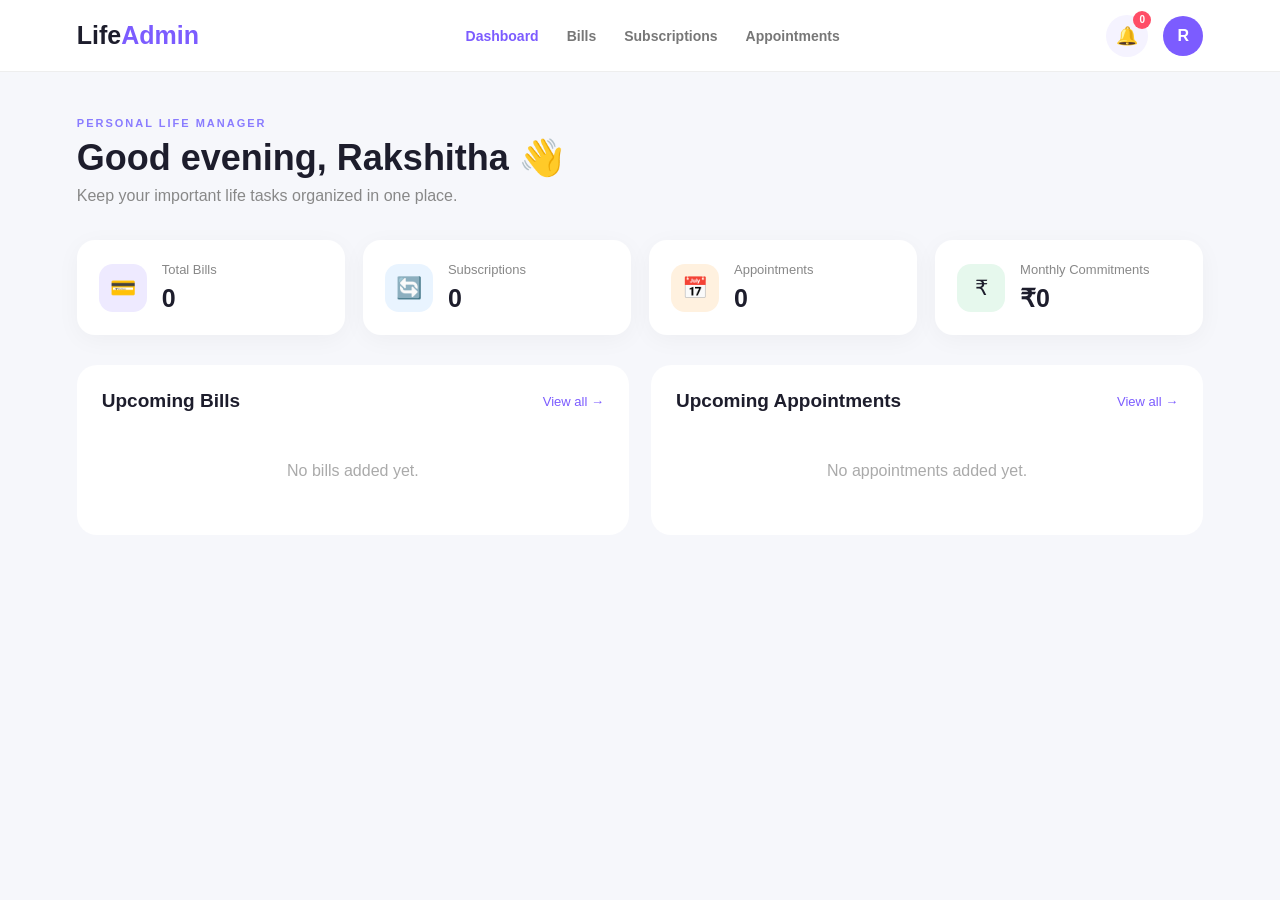
<file: index.html>
<!DOCTYPE html>
<html lang="en">
<head>
    <meta charset="UTF-8">
    <meta name="viewport" content="width=device-width, initial-scale=1.0">
    <title>LifeAdmin - Dashboard</title>
    <link rel="icon" type="image/png" href="icons/icon-192.png">
<link rel="stylesheet" href="style.css">
<link rel="manifest" href="manifest.json">

<meta name="theme-color" content="#7c5cff">
</head>

<body>

<header class="navbar">
    <div class="logo">Life<span>Admin</span></div>

    <nav>
        <a href="index.html" class="active">Dashboard</a>
        <a href="bills.html">Bills</a>
        <a href="subscriptions.html">Subscriptions</a>
        <a href="appointments.html">Appointments</a>
    </nav>
	<div class="nav-right">

    <button class="notification-btn" onclick="toggleNotifications()">
        🔔
        <span id="notificationCount">0</span>
    </button>

    <div id="notificationPanel" class="notification-panel">

        <div class="notification-header">
            <h3>Notifications</h3>
            <button onclick="markAllRead()">Mark all read</button>
        </div>

        <div id="notificationList">
            <p class="empty">No notifications</p>
        </div>

    </div>

    <div class="profile">R</div>

</div>
    
</header>


<main class="container">

    <section class="welcome">
        <div>
            <p class="small-text">PERSONAL LIFE MANAGER</p>
            <h1>Good evening, Rakshitha 👋</h1>
            <p>Keep your important life tasks organized in one place.</p>
        </div>
    </section>


    <section class="stats">

        <div class="stat-card">
            <div class="icon purple">💳</div>
            <div>
                <p>Total Bills</p>
                <h2 id="billCount">0</h2>
            </div>
        </div>

        <div class="stat-card">
            <div class="icon blue">🔄</div>
            <div>
                <p>Subscriptions</p>
                <h2 id="subscriptionCount">0</h2>
            </div>
        </div>

        <div class="stat-card">
            <div class="icon orange">📅</div>
            <div>
                <p>Appointments</p>
                <h2 id="appointmentCount">0</h2>
            </div>
        </div>

        <div class="stat-card">
            <div class="icon green">₹</div>
            <div>
                <p>Monthly Commitments</p>
                <h2 id="monthlyTotal">₹0</h2>
            </div>
        </div>

    </section>


    <section class="dashboard-grid">

        <div class="dashboard-card">
            <div class="card-header">
                <h2>Upcoming Bills</h2>
                <a href="bills.html">View all →</a>
            </div>

            <div id="dashboardBills" class="items">
                <p class="empty">No bills added yet.</p>
            </div>
        </div>


        <div class="dashboard-card">
            <div class="card-header">
                <h2>Upcoming Appointments</h2>
                <a href="appointments.html">View all →</a>
            </div>

            <div id="dashboardAppointments" class="items">
                <p class="empty">No appointments added yet.</p>
            </div>
        </div>

    </section>

</main>
<div id="popupContainer"></div>
<script src="script.js"></script>

</body>
</html>
</file>
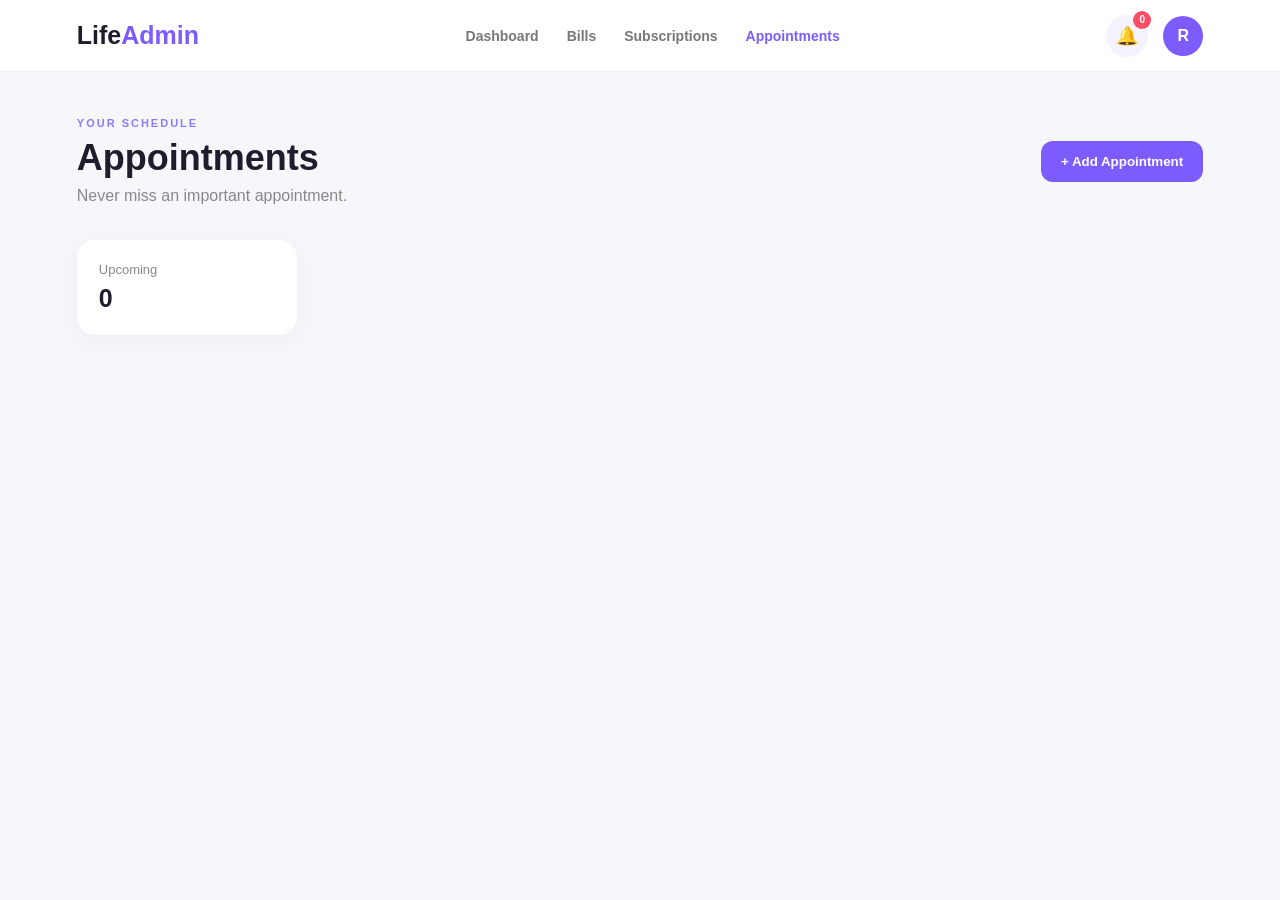
<file: appointments.html>
<!DOCTYPE html>
<html lang="en">

<head>

    <meta charset="UTF-8">

    <meta
        name="viewport"
        content="width=device-width, initial-scale=1.0">

    <title>
        LifeAdmin - Appointments
    </title>

   <link rel="icon" type="image/png" href="icons/icon-192.png">

<link rel="manifest" href="manifest.json">
<link rel="stylesheet" href="style.css">

<meta name="theme-color" content="#7c5cff">


</head>


<body>


<header class="navbar">


    <div class="logo">
        Life<span>Admin</span>
    </div>



    <nav>

        <a href="index.html">
            Dashboard
        </a>

        <a href="bills.html">
            Bills
        </a>

        <a href="subscriptions.html">
            Subscriptions
        </a>

        <a
            href="appointments.html"
            class="active">

            Appointments

        </a>

    </nav>

<div class="nav-right">

    <button class="notification-btn" onclick="toggleNotifications()">
        🔔
        <span id="notificationCount">0</span>
    </button>

    <div id="notificationPanel" class="notification-panel">

        <div class="notification-header">
            <h3>Notifications</h3>
            <button onclick="markAllRead()">Mark all read</button>
        </div>

        <div id="notificationList">
            <p class="empty">No notifications</p>
        </div>

    </div>

    <div class="profile">R</div>

</div>

       </div>


</header>



<main class="container">


    <div class="page-heading">


        <div>

            <p class="small-text">
                YOUR SCHEDULE
            </p>

            <h1>
                Appointments
            </h1>

            <p>
                Never miss an important appointment.
            </p>

        </div>



        <button
            class="primary-btn"
            onclick="openModal('appointmentModal')">

            + Add Appointment

        </button>


    </div>



    <section class="summary-row">


        <div class="mini-card">

            <p>
                Upcoming
            </p>

            <h2 id="appointmentTotal">
                0
            </h2>

        </div>


    </section>



    <section
        id="appointmentList"
        class="card-grid">

    </section>


</main>



<!-- MODAL -->


<div
    id="appointmentModal"
    class="modal">


    <div class="modal-content">


        <div class="modal-header">

            <h2>
                Add Appointment
            </h2>

            <button
                onclick="closeModal('appointmentModal')">

                ×

            </button>

        </div>



        <form
            id="appointmentForm">


            <label>
                Appointment Title
            </label>


            <input
                type="text"
                id="appointmentName"
                placeholder="Doctor Appointment"
                required>



            <label>
                Date
            </label>


            <input
                type="date"
                id="appointmentDate"
                required>



            <label>
                Time
            </label>


            <input
                type="time"
                id="appointmentTime"
                required>



            <label>
                Location
            </label>


            <input
                type="text"
                id="appointmentLocation"
                placeholder="City Hospital">



            <label>
                Notes
            </label>


            <textarea
                id="appointmentNotes"
                placeholder="Add some notes...">
            </textarea>



            <button
                type="submit"
                class="primary-btn full">

                Add Appointment

            </button>


        </form>


    </div>

</div>


<div id="popupContainer"></div>
<script src="script.js"></script>


</body>

</html>
</file>
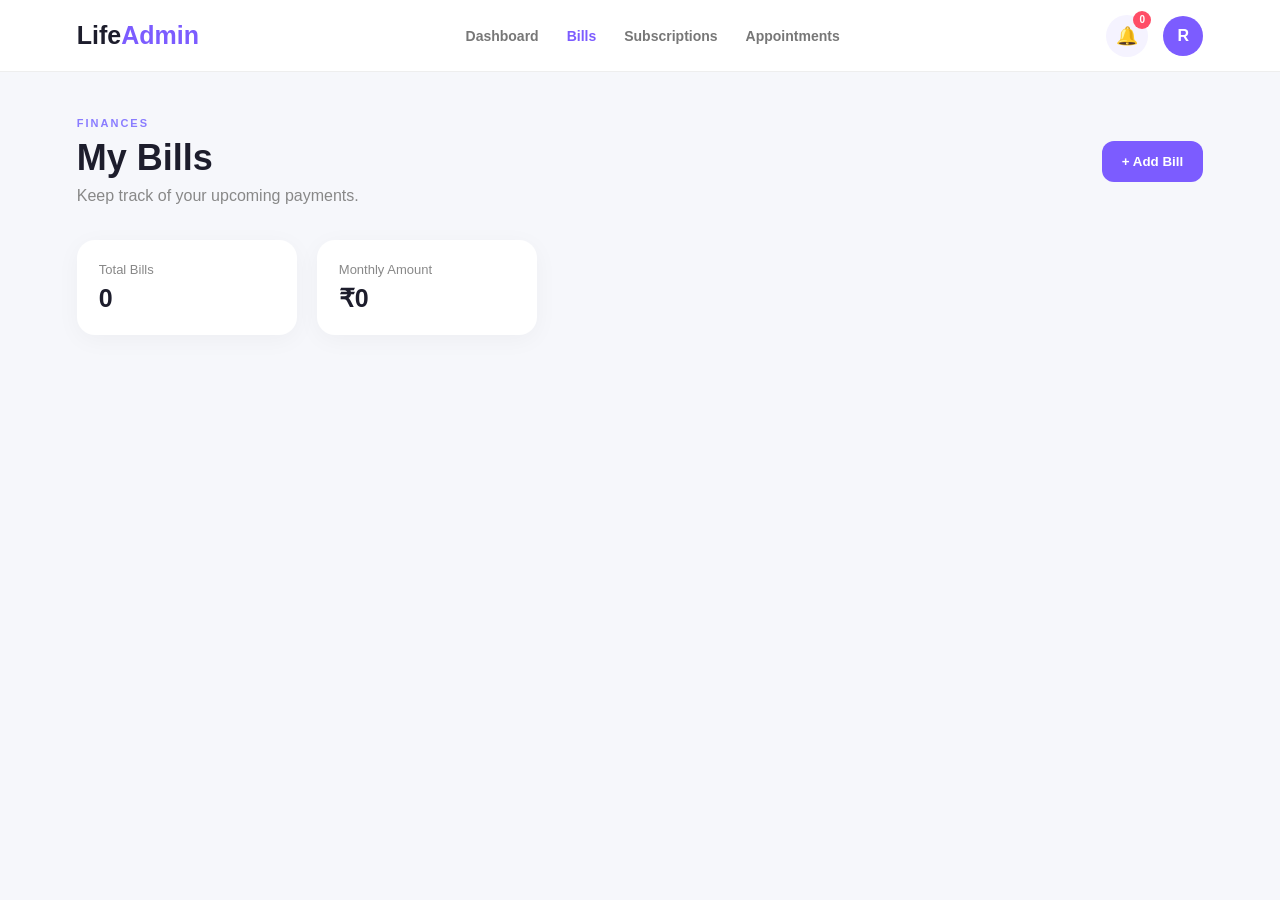
<file: bills.html>
<!DOCTYPE html>
<html lang="en">
<head>
    <meta charset="UTF-8">
    <meta name="viewport" content="width=device-width, initial-scale=1.0">

    <title>LifeAdmin - Bills</title>

    <link rel="icon" type="image/png" href="icons/icon-192.png">
	<link rel="stylesheet" href="style.css">

<link rel="manifest" href="manifest.json">

<meta name="theme-color" content="#7c5cff">
</head>

<body>

<header class="navbar">

    <div class="logo">Life<span>Admin</span></div>

    <nav>
        <a href="index.html">Dashboard</a>
        <a href="bills.html" class="active">Bills</a>
        <a href="subscriptions.html">Subscriptions</a>
        <a href="appointments.html">Appointments</a>
    </nav>

    <div class="nav-right">

    <button class="notification-btn" onclick="toggleNotifications()">
        🔔
        <span id="notificationCount">0</span>
    </button>

    <div id="notificationPanel" class="notification-panel">

        <div class="notification-header">
            <h3>Notifications</h3>
            <button onclick="markAllRead()">Mark all read</button>
        </div>

        <div id="notificationList">
            <p class="empty">No notifications</p>
        </div>

    </div>

    <div class="profile">R</div>

</div>

</header>


<main class="container">

    <div class="page-heading">

        <div>
            <p class="small-text">FINANCES</p>
            <h1>My Bills</h1>
            <p>Keep track of your upcoming payments.</p>
        </div>

        <button class="primary-btn" onclick="openModal('billModal')">
            + Add Bill
        </button>

    </div>


    <section class="summary-row">

        <div class="mini-card">
            <p>Total Bills</p>
            <h2 id="billTotal">0</h2>
        </div>

        <div class="mini-card">
            <p>Monthly Amount</p>
            <h2 id="billAmount">₹0</h2>
        </div>

    </section>


    <section id="billList" class="card-grid">

    </section>

</main>


<!-- ADD BILL MODAL -->

<div id="billModal" class="modal">

    <div class="modal-content">

        <div class="modal-header">
            <h2>Add New Bill</h2>
            <button onclick="closeModal('billModal')">×</button>
        </div>

        <form id="billForm">

            <label>Bill Name</label>
            <input type="text" id="billName" placeholder="Electricity" required>

            <label>Amount</label>
            <input type="number" id="billPrice" placeholder="1200" required>

            <label>Due Date</label>
            <input type="date" id="billDate" required>

            <label>Category</label>

            <select id="billCategory">

                <option>Electricity</option>
                <option>Internet</option>
                <option>Mobile</option>
                <option>Water</option>
                <option>Rent</option>
                <option>Other</option>

            </select>

            <label>Payment Frequency</label>

            <select id="billFrequency">

                <option>Monthly</option>
                <option>Yearly</option>
                <option>One Time</option>

            </select>

            <button type="submit" class="primary-btn full">
                Add Bill
            </button>

        </form>

    </div>

</div>

<div id="popupContainer"></div>
<script src="script.js"></script>

</body>
</html>
</file>
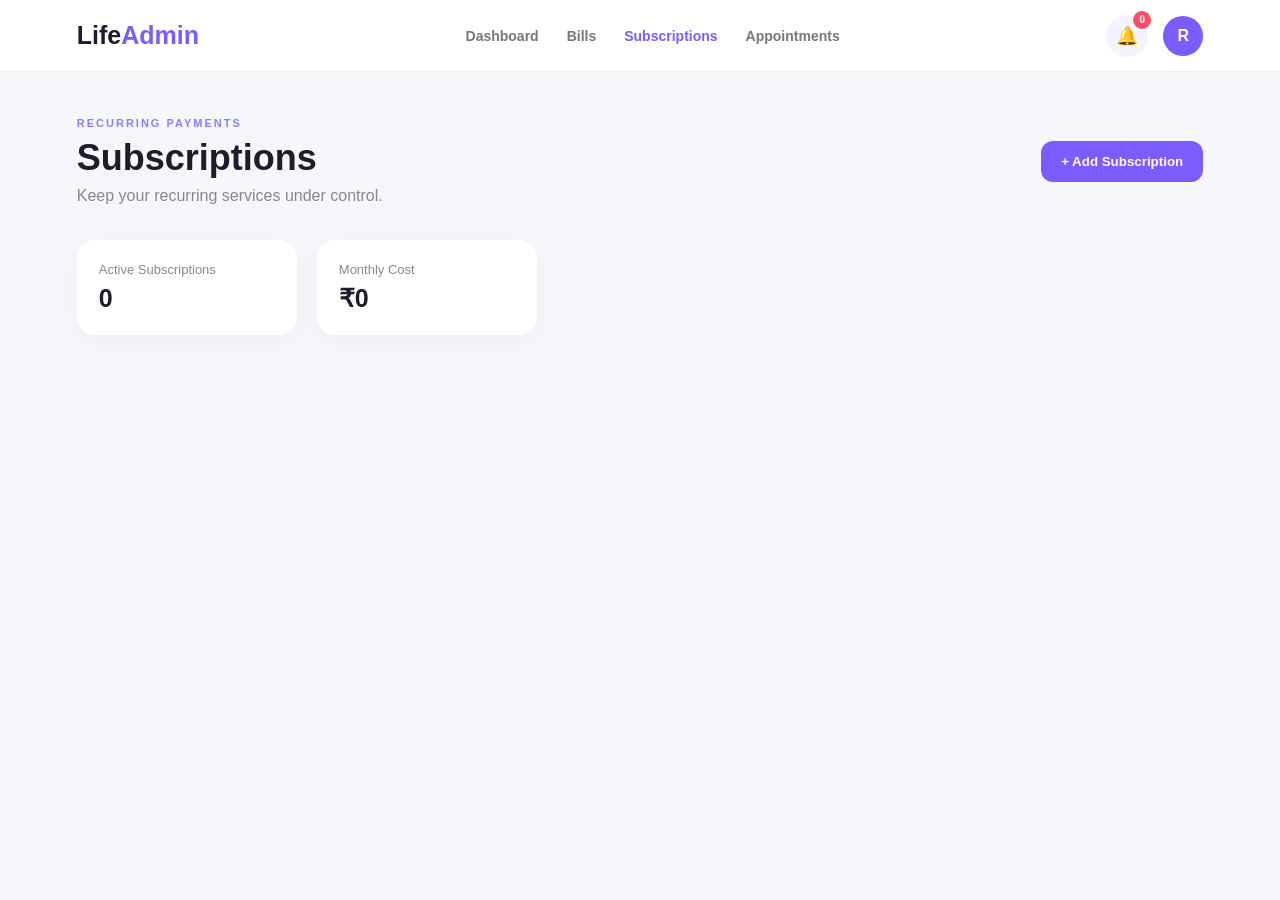
<file: subscriptions.html>
<!DOCTYPE html>
<html lang="en">

<head>

    <meta charset="UTF-8">

    <meta name="viewport"
          content="width=device-width, initial-scale=1.0">

    <title>LifeAdmin - Subscriptions</title>

   <link rel="icon" type="image/png" href="icons/icon-192.png">
<link rel="stylesheet" href="style.css">

<link rel="manifest" href="manifest.json">

<meta name="theme-color" content="#7c5cff">


</head>


<body>


<header class="navbar">

    <div class="logo">
        Life<span>Admin</span>
    </div>


    <nav>

        <a href="index.html">
            Dashboard
        </a>

        <a href="bills.html">
            Bills
        </a>

        <a href="subscriptions.html"
           class="active">
            Subscriptions
        </a>

        <a href="appointments.html">
            Appointments
        </a>

    </nav>
<div class="nav-right">

    <button class="notification-btn" onclick="toggleNotifications()">
        🔔
        <span id="notificationCount">0</span>
    </button>

    <div id="notificationPanel" class="notification-panel">

        <div class="notification-header">
            <h3>Notifications</h3>
            <button onclick="markAllRead()">Mark all read</button>
        </div>

        <div id="notificationList">
            <p class="empty">No notifications</p>
        </div>

    </div>

    <div class="profile">R</div>

</div>

       </div>

</header>



<main class="container">


    <div class="page-heading">

        <div>

            <p class="small-text">
                RECURRING PAYMENTS
            </p>

            <h1>
                Subscriptions
            </h1>

            <p>
                Keep your recurring services under control.
            </p>

        </div>


        <button
            class="primary-btn"
            onclick="openModal('subscriptionModal')">

            + Add Subscription

        </button>

    </div>



    <section class="summary-row">


        <div class="mini-card">

            <p>
                Active Subscriptions
            </p>

            <h2 id="subscriptionTotal">
                0
            </h2>

        </div>



        <div class="mini-card">

            <p>
                Monthly Cost
            </p>

            <h2 id="subscriptionAmount">
                ₹0
            </h2>

        </div>


    </section>



    <section
        id="subscriptionList"
        class="card-grid">

    </section>


</main>



<!-- MODAL -->


<div
    id="subscriptionModal"
    class="modal">


    <div class="modal-content">


        <div class="modal-header">

            <h2>
                Add Subscription
            </h2>

            <button
                onclick="closeModal('subscriptionModal')">

                ×

            </button>

        </div>



        <form id="subscriptionForm">


            <label>
                Service Name
            </label>

            <input
                type="text"
                id="subscriptionName"
                placeholder="Netflix"
                required>



            <label>
                Monthly Price
            </label>

            <input
                type="number"
                id="subscriptionPrice"
                placeholder="649"
                required>



            <label>
                Renewal Date
            </label>

            <input
                type="date"
                id="subscriptionDate"
                required>



            <label>
                Category
            </label>


            <select
                id="subscriptionCategory">

                <option>
                    Entertainment
                </option>

                <option>
                    Music
                </option>

                <option>
                    Cloud Storage
                </option>

                <option>
                    Software
                </option>

                <option>
                    Fitness
                </option>

                <option>
                    Other
                </option>

            </select>



            <button
                type="submit"
                class="primary-btn full">

                Add Subscription

            </button>


        </form>


    </div>

</div>


<div id="popupContainer"></div>
<script src="script.js"></script>


</body>

</html>
</file>
<file: style.css>
* {
    margin: 0;
    padding: 0;
    box-sizing: border-box;
}


body {

    font-family: Arial, sans-serif;

    background: #f6f7fb;

    color: #1d1d2c;

}


.navbar {

    height: 72px;

    background: white;

    display: flex;

    align-items: center;

    justify-content: space-between;

    padding: 0 6%;

    border-bottom: 1px solid #eeeeee;

}


.logo {

    font-size: 25px;

    font-weight: 700;

}


.logo span {

    color: #7c5cff;

}


nav {

    display: flex;

    gap: 28px;

}


nav a {

    text-decoration: none;

    color: #777;

    font-size: 14px;

    font-weight: 600;

}


nav a:hover,
nav a.active {

    color: #7c5cff;

}


.profile {

    width: 40px;

    height: 40px;

    border-radius: 50%;

    background: #7c5cff;

    color: white;

    display: flex;

    align-items: center;

    justify-content: center;

    font-weight: bold;

}


.container {

    width: 88%;

    max-width: 1250px;

    margin: 45px auto;

}


.welcome {

    margin-bottom: 35px;

}


.small-text {

    font-size: 11px;

    color: #8a7cff;

    font-weight: bold;

    letter-spacing: 2px;

    margin-bottom: 8px;

}


h1 {

    font-size: 36px;

    margin-bottom: 8px;

}


.welcome p:last-child,
.page-heading p:last-child {

    color: #888;

}


.stats {

    display: grid;

    grid-template-columns: repeat(4, 1fr);

    gap: 18px;

    margin-bottom: 30px;

}


.stat-card,
.mini-card {

    background: white;

    border-radius: 18px;

    padding: 22px;

    box-shadow: 0 5px 25px rgba(0,0,0,.04);

}


.stat-card {

    display: flex;

    align-items: center;

    gap: 15px;

}


.stat-card p,
.mini-card p {

    color: #888;

    font-size: 13px;

    margin-bottom: 7px;

}


.stat-card h2,
.mini-card h2 {

    font-size: 25px;

}


.icon {

    width: 48px;

    height: 48px;

    border-radius: 14px;

    display: flex;

    align-items: center;

    justify-content: center;

    font-size: 21px;

}


.purple {
    background: #eeeaff;
}


.blue {
    background: #e9f4ff;
}


.orange {
    background: #fff1df;
}


.green {
    background: #e6f8ed;
}


.dashboard-grid {

    display: grid;

    grid-template-columns: 1fr 1fr;

    gap: 22px;

}


.dashboard-card {

    background: white;

    padding: 25px;

    border-radius: 20px;

}


.card-header {

    display: flex;

    justify-content: space-between;

    align-items: center;

    margin-bottom: 20px;

}


.card-header h2 {

    font-size: 19px;

}


.card-header a {

    color: #7c5cff;

    text-decoration: none;

    font-size: 13px;

}


.page-heading {

    display: flex;

    justify-content: space-between;

    align-items: center;

    margin-bottom: 35px;

}


.primary-btn {

    background: #7c5cff;

    color: white;

    border: none;

    padding: 13px 20px;

    border-radius: 12px;

    cursor: pointer;

    font-weight: 600;

}


.primary-btn:hover {

    background: #6848ed;

}


.full {

    width: 100%;

    margin-top: 15px;

}


.summary-row {

    display: flex;

    gap: 20px;

    margin-bottom: 25px;

}


.mini-card {

    min-width: 220px;

}


.card-grid {

    display: grid;

    grid-template-columns: repeat(3, 1fr);

    gap: 20px;

}


.item-card {

    background: white;

    border-radius: 20px;

    padding: 22px;

    position: relative;

    box-shadow: 0 5px 25px rgba(0,0,0,.04);

}


.item-top {

    display: flex;

    justify-content: space-between;

    align-items: center;

    margin-bottom: 20px;

}


.item-icon {

    width: 48px;

    height: 48px;

    border-radius: 14px;

    background: #f0edff;

    display: flex;

    align-items: center;

    justify-content: center;

    font-size: 22px;

}


.item-card h3 {

    margin-bottom: 8px;

}


.item-card p {

    color: #888;

    font-size: 13px;

    margin-bottom: 8px;

}


.price {

    font-size: 22px;

    font-weight: bold;

    margin: 15px 0;

}


.badge {

    display: inline-block;

    padding: 6px 10px;

    background: #eeeaff;

    color: #6c4ee8;

    border-radius: 20px;

    font-size: 11px;

    font-weight: bold;

}


.delete-btn {

    border: none;

    background: #fff0f0;

    color: #e05252;

    padding: 7px 10px;

    border-radius: 8px;

    cursor: pointer;

}


.empty {

    color: #aaa;

    text-align: center;

    padding: 30px 10px;

}


.modal {

    display: none;

    position: fixed;

    inset: 0;

    background: rgba(0,0,0,.45);

    align-items: center;

    justify-content: center;

    z-index: 100;

}


.modal-content {

    width: 450px;

    max-width: 92%;

    background: white;

    border-radius: 22px;

    padding: 28px;

    max-height: 90vh;

    overflow-y: auto;

}


.modal-header {

    display: flex;

    justify-content: space-between;

    align-items: center;

    margin-bottom: 25px;

}


.modal-header button {

    border: none;

    background: #f2f2f2;

    width: 32px;

    height: 32px;

    border-radius: 50%;

    font-size: 20px;

    cursor: pointer;

}


form {

    display: flex;

    flex-direction: column;

}


form label {

    font-size: 13px;

    font-weight: bold;

    margin: 12px 0 7px;

}


form input,
form select,
form textarea {

    border: 1px solid #ddd;

    border-radius: 10px;

    padding: 12px;

    font-size: 14px;

    outline: none;

}


form input:focus,
form select:focus,
form textarea:focus {

    border-color: #7c5cff;

}


textarea {

    min-height: 80px;

    resize: vertical;

}


@media (max-width: 900px) {

    .stats {

        grid-template-columns: repeat(2, 1fr);

    }

    .card-grid {

        grid-template-columns: repeat(2, 1fr);

    }

}


@media (max-width: 650px) {

    .navbar {

        padding: 0 20px;

    }

    nav {

        display: none;

    }

    .container {

        width: 92%;

    }

    h1 {

        font-size: 28px;

    }

    .stats,
    .dashboard-grid,
    .card-grid {

        grid-template-columns: 1fr;

    }

    .page-heading {

        align-items: flex-start;

        flex-direction: column;

        gap: 20px;

    }

    .summary-row {

        flex-direction: column;

    }

}
/* ============================= */
/* NOTIFICATION SYSTEM */
/* ============================= */

.nav-right {
    display: flex;
    align-items: center;
    gap: 15px;
    position: relative;
}

.notification-btn {
    position: relative;
    border: none;
    background: #f5f3ff;
    width: 42px;
    height: 42px;
    border-radius: 50%;
    cursor: pointer;
    font-size: 18px;
}

.notification-btn span {
    position: absolute;
    top: -4px;
    right: -3px;
    min-width: 18px;
    height: 18px;
    padding: 2px 5px;
    background: #ff4d67;
    color: white;
    border-radius: 20px;
    font-size: 10px;
    font-weight: bold;

    display: flex;
    align-items: center;
    justify-content: center;
}

.notification-panel {
    display: none;
    position: absolute;
    top: 55px;
    right: 55px;
    width: 360px;
    background: white;
    border-radius: 18px;
    box-shadow: 0 15px 45px rgba(0,0,0,0.15);
    z-index: 1000;
    overflow: hidden;
}

.notification-header {
    display: flex;
    align-items: center;
    justify-content: space-between;
    padding: 18px;
    border-bottom: 1px solid #eee;
}

.notification-header h3 {
    font-size: 17px;
}

.notification-header button {
    border: none;
    background: none;
    color: #7c5cff;
    cursor: pointer;
    font-size: 12px;
}

.notification {
    display: flex;
    gap: 12px;
    padding: 16px;
    border-bottom: 1px solid #f1f1f1;
}

.notification:hover {
    background: #faf9ff;
}

.notification-icon {
    width: 40px;
    height: 40px;
    border-radius: 12px;
    background: #f0edff;

    display: flex;
    align-items: center;
    justify-content: center;

    font-size: 20px;
    flex-shrink: 0;
}

.notification-content h4 {
    font-size: 14px;
    margin-bottom: 5px;
}

.notification-content p {
    color: #777;
    font-size: 12px;
    line-height: 1.5;
}

.notification-time {
    color: #aaa;
    font-size: 10px;
    margin-top: 5px;
}

.unread {
    background: #f8f6ff;
}

@media (max-width: 500px) {

    .notification-panel {
        width: 320px;
        right: -40px;
    }

}
</file>
